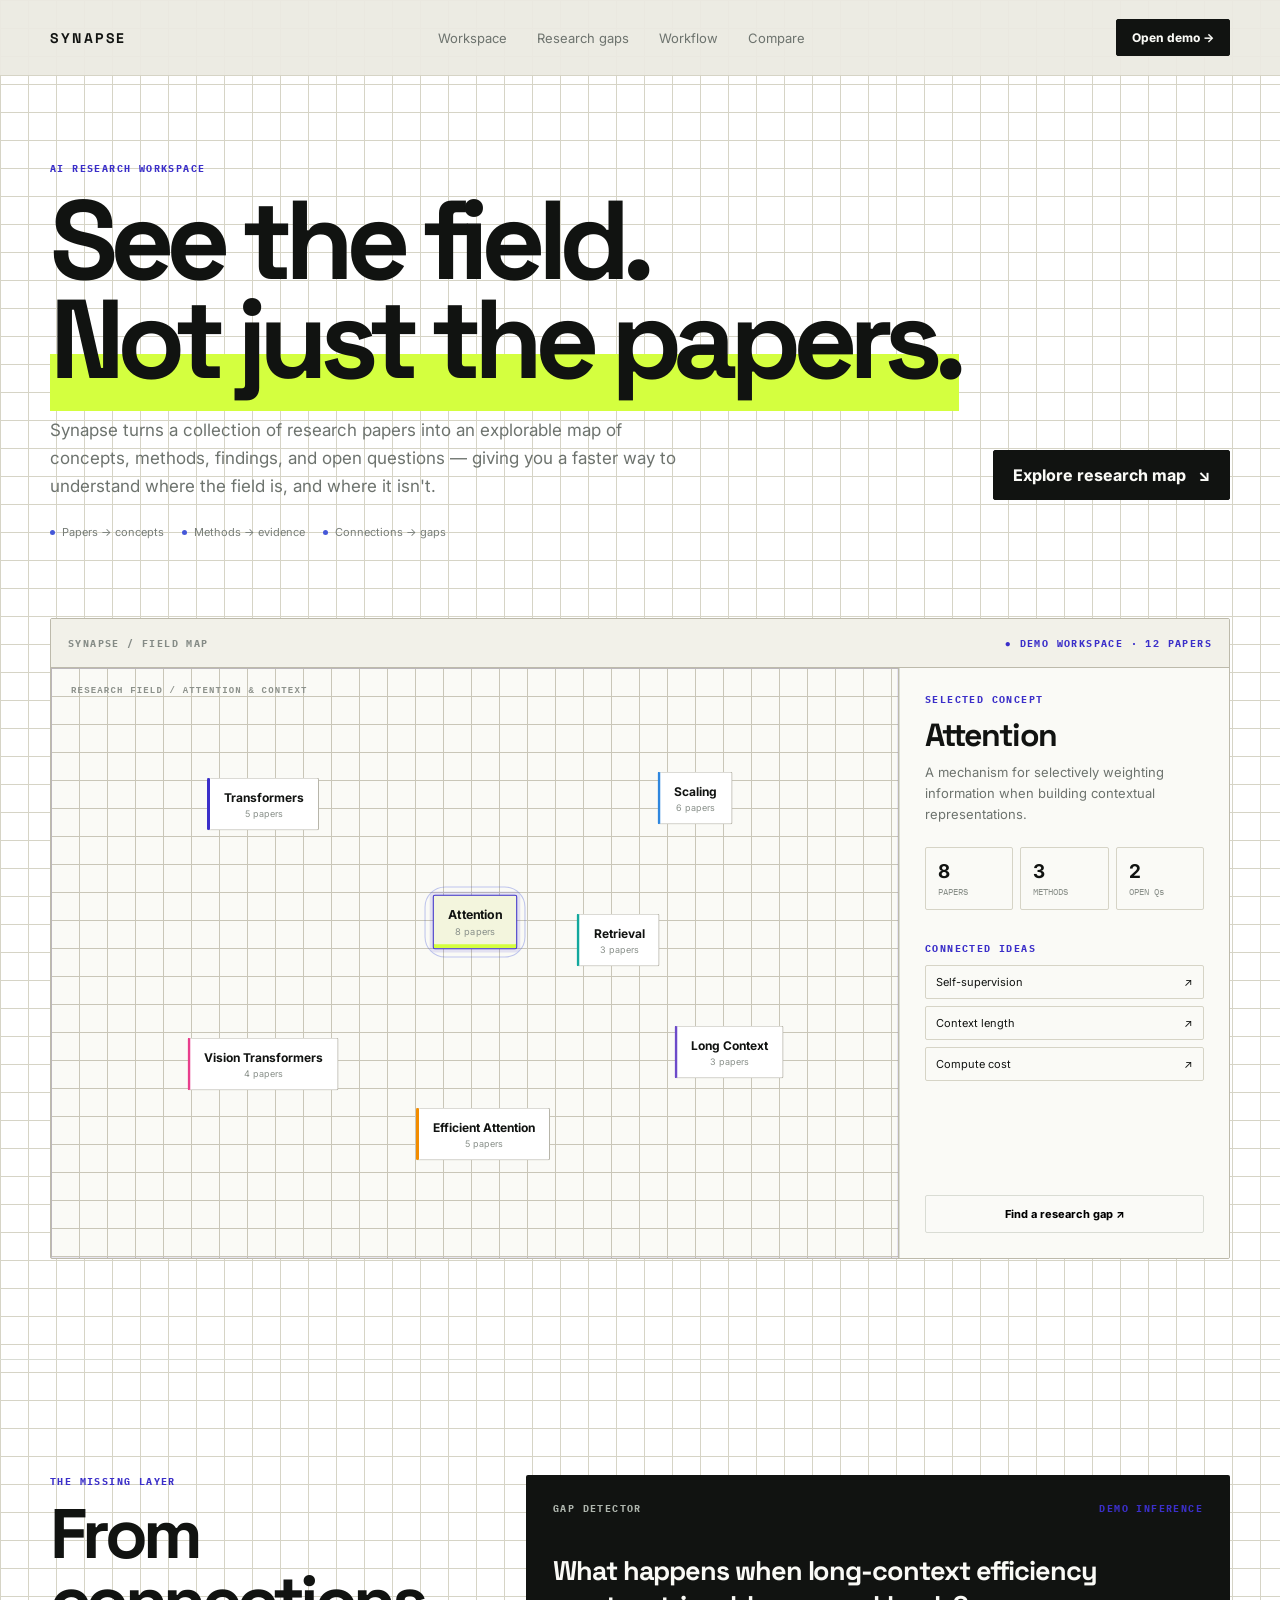
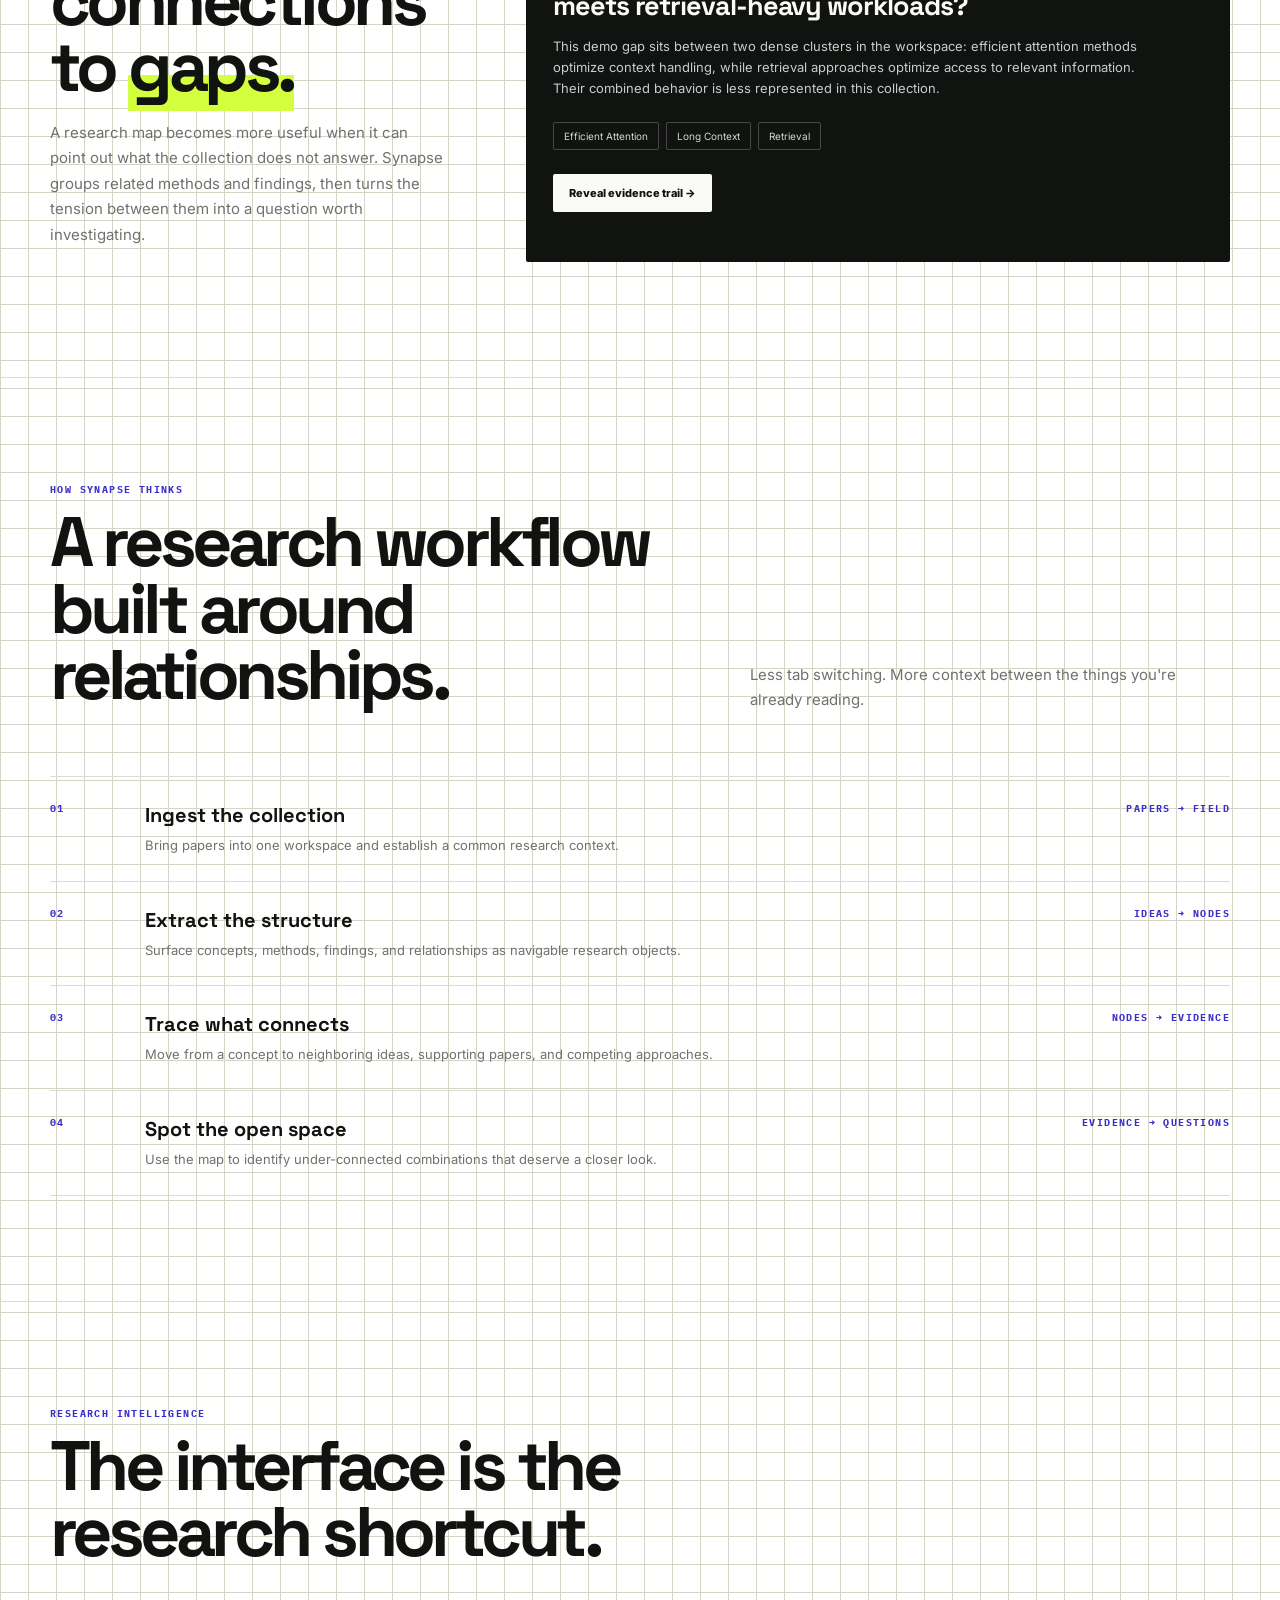
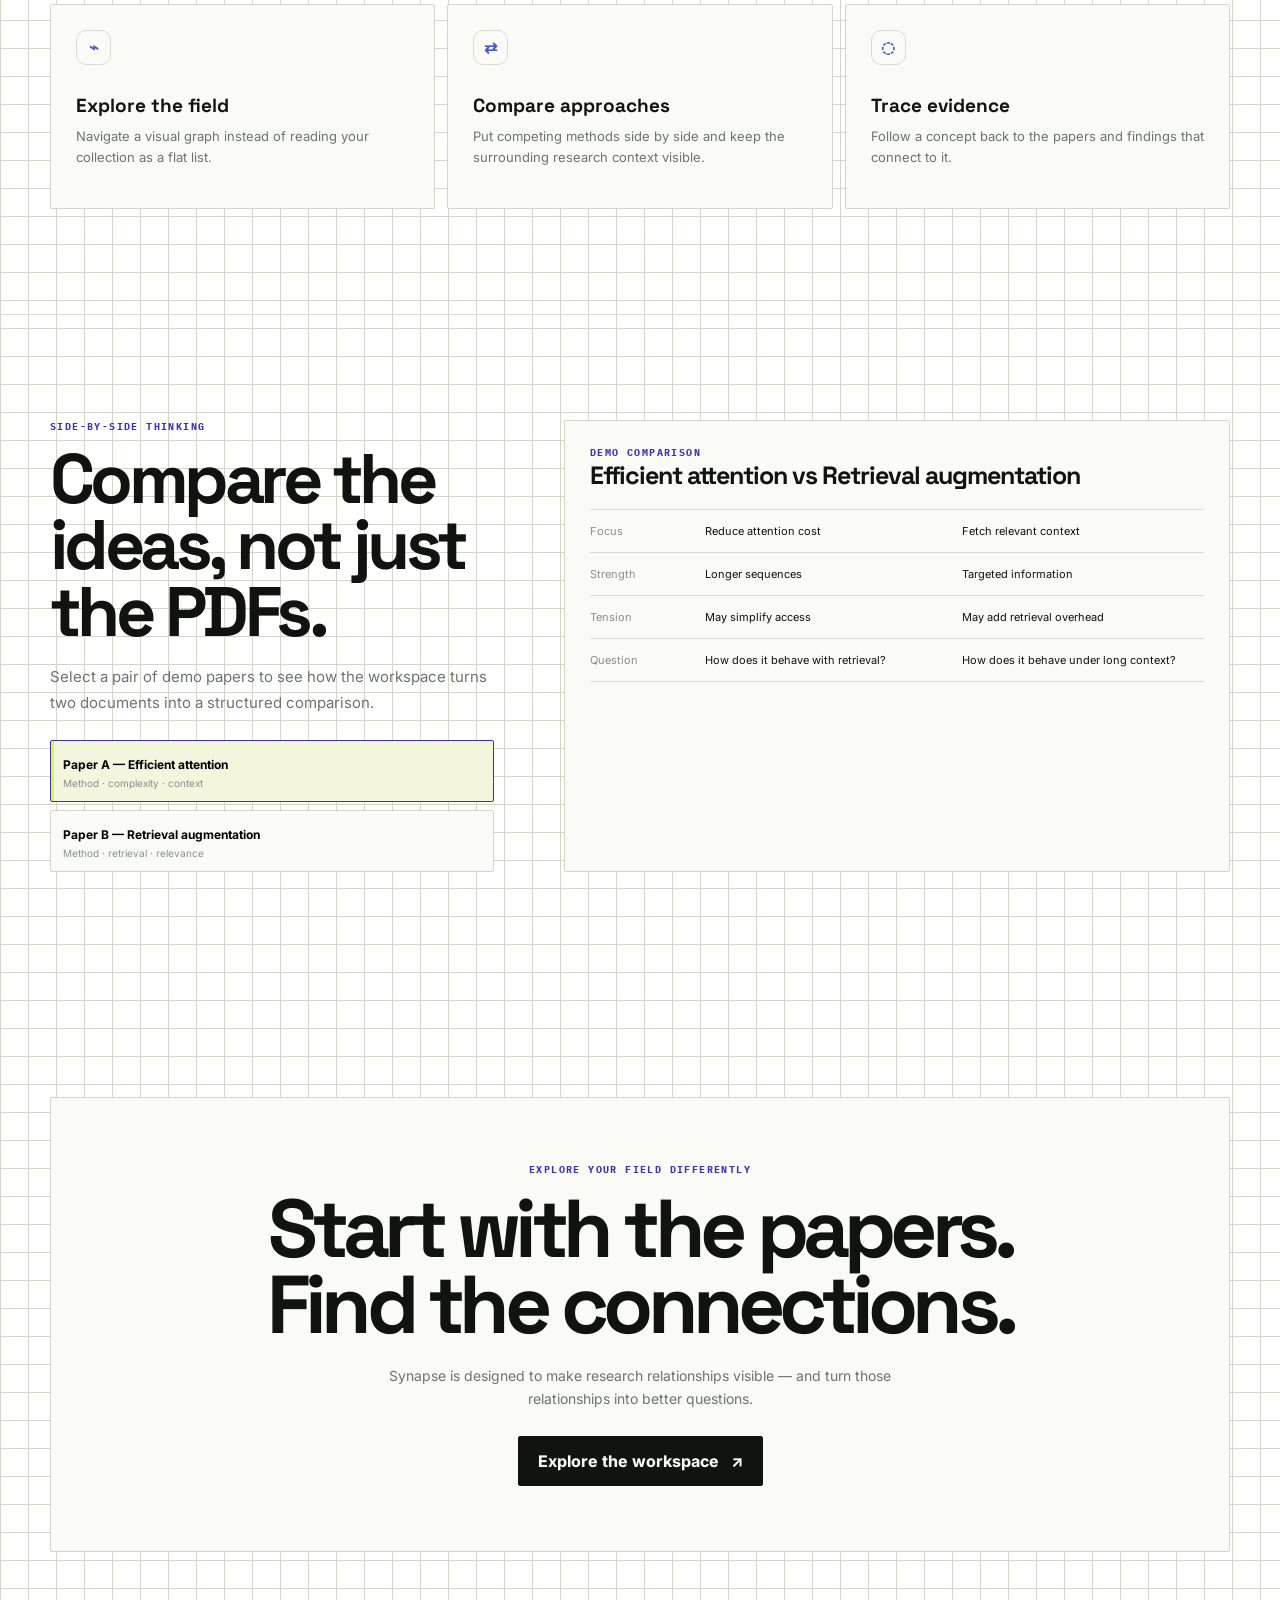
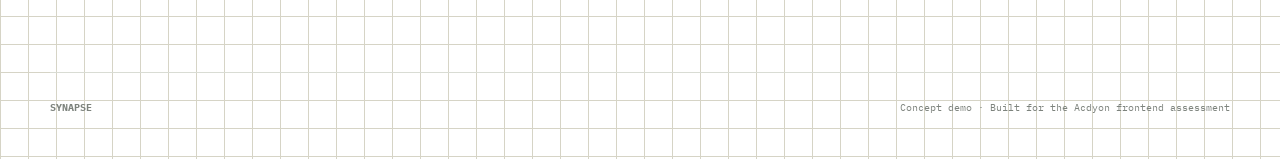
<file: index.html>
<!doctype html>
<html lang="en">
<head>
    <link rel="stylesheet" href="theme.css">
<meta charset="UTF-8"><meta name="viewport" content="width=device-width,initial-scale=1"><meta name="theme-color" content="#f4f4ef">
<title>Synapse — See how ideas connect.</title>
<meta name="description" content="Synapse turns research collections into explorable maps and helps surface open research gaps.">
<style>
:root{--bg:#f4f4ef;--paper:#fff;--ink:#111311;--muted:#6d736e;--line:#d9dcd4;--soft:#eceee8;--accent:#4558d8;--accent2:#e4e7ff;--green:#18745b;--shadow:0 28px 80px #10141012}*{box-sizing:border-box}html{scroll-behavior:smooth}body{margin:0;background:var(--bg);color:var(--ink);font-family:Inter,ui-sans-serif,system-ui,-apple-system,BlinkMacSystemFont,"Segoe UI",sans-serif}button,a{font:inherit}button{cursor:pointer}a{text-decoration:none;color:inherit}.wrap{width:min(1180px,calc(100% - 44px));margin:auto}.mono{font:700 10px ui-monospace,SFMono-Regular,Menlo,monospace;letter-spacing:.14em;text-transform:uppercase}.nav{height:76px;border-bottom:1px solid var(--line);display:flex;align-items:center;justify-content:space-between}.brand{font-weight:850;letter-spacing:.18em;font-size:14px}.navlinks{display:flex;gap:30px;color:var(--muted);font-size:13px}.navlinks a:hover{color:var(--ink)}.navbtn{border:1px solid var(--ink);background:transparent;border-radius:999px;padding:10px 15px;font-size:12px;font-weight:750}.hero{padding:86px 0 54px}.eyebrow{color:var(--accent)}.hero h1{font-size:clamp(58px,8.8vw,112px);line-height:.88;letter-spacing:-.075em;max-width:980px;margin:17px 0 27px}.hero h1 em{font-style:normal;color:var(--accent)}.hero-copy{display:flex;align-items:end;justify-content:space-between;gap:30px}.hero-copy p{max-width:650px;margin:0;color:var(--muted);font-size:17px;line-height:1.65}.cta{border:0;background:var(--ink);color:#fff;border-radius:999px;padding:14px 19px;font-weight:750;white-space:nowrap}.cta span{margin-left:8px}.signal{display:flex;gap:18px;flex-wrap:wrap;margin-top:25px;color:#777d78;font-size:11px}.signal i{width:5px;height:5px;border-radius:50%;background:var(--accent);display:inline-block;margin:0 7px 1px 0}.stage{padding:25px 0 100px}.window{background:var(--paper);border:1px solid var(--line);border-radius:24px;box-shadow:var(--shadow);overflow:hidden}.windowbar{height:49px;border-bottom:1px solid var(--line);display:flex;align-items:center;justify-content:space-between;padding:0 17px;color:#858b86}.windowbar .live{color:var(--green)}.windowbody{display:grid;grid-template-columns:minmax(0,1fr) 330px;min-height:590px}.graph{position:relative;min-height:590px;overflow:hidden;background-image:linear-gradient(#11131108 1px,transparent 1px),linear-gradient(90deg,#11131108 1px,transparent 1px);background-size:38px 38px}.graph:before{content:"RESEARCH FIELD / ATTENTION & CONTEXT";position:absolute;top:18px;left:20px;color:#8c918b;font:700 9px ui-monospace,SFMono-Regular,Menlo,monospace;letter-spacing:.13em}.edge{position:absolute;height:1px;background:#c9cec8;transform-origin:0 50%;transition:.35s}.edge.hot{background:var(--accent);height:2px}.node{position:absolute;transform:translate(-50%,-50%);background:#fff;border:1px solid #cdd1cb;border-radius:15px;padding:11px 14px;box-shadow:0 9px 24px #1014100d;transition:.28s;z-index:2}.node b{display:block;font-size:12px}.node small{display:block;color:#89908a;font-size:9px;margin-top:3px}.node:hover,.node.active{border-color:var(--accent);box-shadow:0 0 0 5px var(--accent2),0 12px 30px #10141016;transform:translate(-50%,-50%) scale(1.03)}.node.active:after{content:"";position:absolute;inset:-9px;border:1px solid #4558d855;border-radius:20px;animation:pulse 2.4s infinite}@keyframes pulse{0%,100%{opacity:.3;transform:scale(.96)}50%{opacity:0;transform:scale(1.06)}}.a{left:50%;top:43%}.b{left:25%;top:23%}.c{left:25%;top:67%}.d{left:76%;top:22%}.e{left:80%;top:65%}.f{left:51%;top:79%}.g{left:67%;top:46%}.side{border-left:1px solid var(--line);padding:25px;display:flex;flex-direction:column}.label{color:#8a908a}.side h2{font-size:32px;letter-spacing:-.05em;margin:9px 0 7px}.side p{font-size:13px;line-height:1.6;color:var(--muted);margin:0}.stats{display:grid;grid-template-columns:1fr 1fr 1fr;gap:7px;margin:22px 0}.stat{border:1px solid var(--line);border-radius:12px;padding:12px}.stat b{font-size:19px}.stat small{display:block;color:#8a908a;font-size:9px;margin-top:3px}.side-title{margin-top:10px}.chips{display:grid;gap:7px;margin-top:10px}.chip{border:1px solid var(--line);border-radius:10px;padding:9px 10px;font-size:11px;display:flex;justify-content:space-between}.side-actions{margin-top:auto;padding-top:20px}.ghost{width:100%;border:1px solid var(--line);background:#fafaf7;border-radius:11px;padding:11px;font-size:11px;font-weight:750}.gap-section{padding:115px 0;border-top:1px solid var(--line)}.gap-grid{display:grid;grid-template-columns:.72fr 1.28fr;gap:80px}.section-title{font-size:clamp(40px,5.6vw,70px);line-height:.95;letter-spacing:-.065em;margin:13px 0 19px}.copy{color:var(--muted);font-size:15px;line-height:1.7;max-width:500px}.gap-card{background:#151816;color:#fff;border-radius:22px;padding:27px;min-height:360px;position:relative;overflow:hidden}.gap-card:after{content:"";position:absolute;width:260px;height:260px;border:1px solid #fff10;border-radius:50%;right:-100px;bottom:-120px}.gap-top{display:flex;justify-content:space-between;align-items:center;color:#aeb5ad}.gap-top .demo{color:#8ea1ff}.gap-card h3{font-size:27px;letter-spacing:-.04em;max-width:620px;margin:38px 0 12px}.gap-card p{color:#b7bdb7;line-height:1.6;font-size:13px;max-width:600px}.evidence{display:flex;gap:7px;flex-wrap:wrap;margin-top:23px}.evidence span{border:1px solid #ffffff20;background:#ffffff09;border-radius:999px;padding:7px 10px;font-size:10px;color:#d4d8d2}.gap-btn{margin-top:24px;border:1px solid #ffffff30;background:#fff;color:#111;border-radius:999px;padding:11px 15px;font-size:11px;font-weight:800}.gap-result{display:none;border-top:1px solid #ffffff20;margin-top:22px;padding-top:18px}.gap-result.show{display:block}.gap-result strong{color:#9ba9ff}.workflow{padding:105px 0;border-top:1px solid var(--line)}.workflow-head{display:flex;justify-content:space-between;align-items:end;gap:30px}.workflow-head h2{max-width:760px}.steps{margin-top:48px;border-top:1px solid var(--line)}.step{display:grid;grid-template-columns:70px 1fr 160px;gap:25px;padding:25px 0;border-bottom:1px solid var(--line);align-items:start}.step-num{color:var(--accent)}.step h3{margin:0 0 7px;font-size:20px}.step p{margin:0;color:var(--muted);font-size:13px;line-height:1.6;max-width:610px}.step-tag{justify-self:end;color:#858b85;font-size:10px;text-align:right}.cap{padding:105px 0;border-top:1px solid var(--line)}.capgrid{display:grid;grid-template-columns:repeat(3,1fr);gap:12px;margin-top:38px}.cap-card{background:#fff;border:1px solid var(--line);border-radius:18px;padding:25px;min-height:205px;transition:.25s}.cap-card:hover{transform:translateY(-4px);box-shadow:0 18px 40px #1014100c}.cap-icon{width:35px;height:35px;border:1px solid var(--line);border-radius:10px;display:grid;place-items:center;color:var(--accent);font-weight:850}.cap-card h3{margin:28px 0 8px;font-size:19px}.cap-card p{margin:0;color:var(--muted);font-size:13px;line-height:1.6}.compare{padding:105px 0;border-top:1px solid var(--line)}.comparegrid{display:grid;grid-template-columns:.8fr 1.2fr;gap:70px}.paper-picker{display:grid;gap:8px;margin-top:25px}.paper{border:1px solid var(--line);background:#fff;border-radius:12px;padding:12px;text-align:left}.paper.selected{border-color:var(--accent);box-shadow:0 0 0 3px var(--accent2)}.paper b{font-size:12px}.paper small{display:block;color:#8b918b;font-size:10px;margin-top:4px}.compare-panel{background:#fff;border:1px solid var(--line);border-radius:20px;padding:25px}.compare-panel h3{margin:0 0 18px;font-size:25px;letter-spacing:-.04em}.rows{border-top:1px solid var(--line)}.row{display:grid;grid-template-columns:100px 1fr 1fr;gap:15px;padding:14px 0;border-bottom:1px solid var(--line);font-size:11px}.row span:first-child{color:#8a908a}.final{padding:120px 0}.finalbox{border:1px solid var(--ink);border-radius:24px;padding:65px 25px;text-align:center;background:#fff}.finalbox h2{font-size:clamp(44px,6.5vw,82px);line-height:.92;letter-spacing:-.07em;max-width:850px;margin:15px auto 23px}.finalbox p{color:var(--muted);max-width:540px;margin:0 auto 26px;font-size:14px;line-height:1.6}.footer{border-top:1px solid var(--line);padding:28px 0 45px;display:flex;justify-content:space-between;color:#7d837d;font-size:10px}.toast{position:fixed;left:50%;bottom:22px;transform:translate(-50%,20px);opacity:0;background:#111;color:#fff;padding:11px 15px;border-radius:999px;font-size:11px;transition:.25s;z-index:20}.toast.show{opacity:1;transform:translate(-50%,0)}
@media(max-width:800px){.wrap{width:min(100% - 28px,1180px)}.nav{height:66px}.navlinks{display:none}.hero{padding:60px 0 35px}.hero h1{font-size:57px}.hero-copy{display:block}.hero-copy p{font-size:15px}.cta{margin-top:21px}.stage{padding-bottom:70px}.windowbody{grid-template-columns:1fr}.graph{min-height:450px}.side{border-left:0;border-top:1px solid var(--line)}.node{padding:8px 9px}.node b{font-size:9px}.node small{font-size:7px}.b{left:21%}.c{left:20%}.d{left:79%}.e{left:82%}.g{left:67%}.gap-section,.workflow,.cap,.compare{padding:75px 0}.gap-grid,.comparegrid{grid-template-columns:1fr;gap:35px}.workflow-head{display:block}.steps{margin-top:30px}.step{grid-template-columns:45px 1fr;gap:13px}.step-tag{display:none}.capgrid{grid-template-columns:1fr}.row{grid-template-columns:70px 1fr 1fr;font-size:10px}.final{padding:75px 0}.finalbox{padding:48px 18px}.footer{display:block}.footer span{display:block;margin-top:9px}}
</style>
</head>
<body>
<header class="wrap nav"><a class="brand" href="#top">SYNAPSE</a><nav class="navlinks"><a href="#workspace">Workspace</a><a href="#gap">Research gaps</a><a href="#how">Workflow</a><a href="#compare">Compare</a></nav><button class="navbtn" onclick="go('workspace')">Open demo →</button></header>
<main id="top">
<section class="wrap hero"><div class="mono eyebrow">AI research workspace</div><h1>See the field.<br><em>Not just the papers.</em></h1><div class="hero-copy"><p>Synapse turns a collection of research papers into an explorable map of concepts, methods, findings, and open questions — giving you a faster way to understand where the field is, and where it isn't.</p><button class="cta" onclick="go('workspace')">Explore research map <span>↘</span></button></div><div class="signal"><span><i></i>Papers → concepts</span><span><i></i>Methods → evidence</span><span><i></i>Connections → gaps</span></div></section>
<section class="wrap stage" id="workspace"><div class="window"><div class="windowbar mono"><span>SYNAPSE / FIELD MAP</span><span class="live">● DEMO WORKSPACE · 12 PAPERS</span></div><div class="windowbody"><div class="graph" id="graph"><i class="edge x1"></i><i class="edge x2"></i><i class="edge x3"></i><i class="edge x4"></i><i class="edge x5"></i><i class="edge x6"></i><button class="node a active" data-k="attention"><b>Attention</b><small>8 papers</small></button><button class="node b" data-k="transformers"><b>Transformers</b><small>5 papers</small></button><button class="node c" data-k="vision"><b>Vision Transformers</b><small>4 papers</small></button><button class="node d" data-k="scaling"><b>Scaling</b><small>6 papers</small></button><button class="node e" data-k="long"><b>Long Context</b><small>3 papers</small></button><button class="node f" data-k="efficient"><b>Efficient Attention</b><small>5 papers</small></button><button class="node g" data-k="retrieval"><b>Retrieval</b><small>3 papers</small></button></div><aside class="side"><div class="mono label">Selected concept</div><h2 id="stitle">Attention</h2><p id="sdesc">A mechanism for selectively weighting information when building contextual representations.</p><div class="stats"><div class="stat"><b id="sp">8</b><small>PAPERS</small></div><div class="stat"><b id="sm">3</b><small>METHODS</small></div><div class="stat"><b id="sq">2</b><small>OPEN Qs</small></div></div><div class="mono label side-title">Connected ideas</div><div class="chips" id="chips"><div class="chip">Self-supervision <span>↗</span></div><div class="chip">Context length <span>↗</span></div><div class="chip">Compute cost <span>↗</span></div></div><div class="side-actions"><button class="ghost" onclick="showGap()">Find a research gap ↗</button></div></aside></div></div></section>
<section class="gap-section" id="gap"><div class="wrap gap-grid"><div><div class="mono eyebrow">The missing layer</div><h2 class="section-title">From connections to <em style="color:var(--accent);font-style:normal">gaps.</em></h2><p class="copy">A research map becomes more useful when it can point out what the collection does not answer. Synapse groups related methods and findings, then turns the tension between them into a question worth investigating.</p></div><div class="gap-card"><div class="gap-top mono"><span>GAP DETECTOR</span><span class="demo">DEMO INFERENCE</span></div><h3>What happens when long-context efficiency meets retrieval-heavy workloads?</h3><p>This demo gap sits between two dense clusters in the workspace: efficient attention methods optimize context handling, while retrieval approaches optimize access to relevant information. Their combined behavior is less represented in this collection.</p><div class="evidence"><span>Efficient Attention</span><span>Long Context</span><span>Retrieval</span></div><button class="gap-btn" onclick="showGap()">Reveal evidence trail →</button><div class="gap-result" id="gapResult"><strong>Evidence trail</strong><p>3 connected concepts → 5 methods → 7 demo papers. The interface surfaces this as an investigation lead, not a claim of scientific novelty.</p></div></div></div></section>
<section class="workflow" id="how"><div class="wrap"><div class="workflow-head"><div><div class="mono eyebrow">How Synapse thinks</div><h2 class="section-title">A research workflow built around relationships.</h2></div><p class="copy">Less tab switching. More context between the things you're already reading.</p></div><div class="steps"><div class="step"><div class="mono step-num">01</div><div><h3>Ingest the collection</h3><p>Bring papers into one workspace and establish a common research context.</p></div><div class="mono step-tag">PAPERS → FIELD</div></div><div class="step"><div class="mono step-num">02</div><div><h3>Extract the structure</h3><p>Surface concepts, methods, findings, and relationships as navigable research objects.</p></div><div class="mono step-tag">IDEAS → NODES</div></div><div class="step"><div class="mono step-num">03</div><div><h3>Trace what connects</h3><p>Move from a concept to neighboring ideas, supporting papers, and competing approaches.</p></div><div class="mono step-tag">NODES → EVIDENCE</div></div><div class="step"><div class="mono step-num">04</div><div><h3>Spot the open space</h3><p>Use the map to identify under-connected combinations that deserve a closer look.</p></div><div class="mono step-tag">EVIDENCE → QUESTIONS</div></div></div></div></section>
<section class="cap" id="capabilities"><div class="wrap"><div class="mono eyebrow">Research intelligence</div><h2 class="section-title" style="max-width:760px">The interface is the research shortcut.</h2><div class="capgrid"><article class="cap-card"><div class="cap-icon">⌁</div><h3>Explore the field</h3><p>Navigate a visual graph instead of reading your collection as a flat list.</p></article><article class="cap-card"><div class="cap-icon">⇄</div><h3>Compare approaches</h3><p>Put competing methods side by side and keep the surrounding research context visible.</p></article><article class="cap-card"><div class="cap-icon">◌</div><h3>Trace evidence</h3><p>Follow a concept back to the papers and findings that connect to it.</p></article></div></div></section>
<section class="compare" id="compare"><div class="wrap comparegrid"><div><div class="mono eyebrow">Side-by-side thinking</div><h2 class="section-title">Compare the ideas, not just the PDFs.</h2><p class="copy">Select a pair of demo papers to see how the workspace turns two documents into a structured comparison.</p><div class="paper-picker"><button class="paper selected" data-paper="a"><b>Paper A — Efficient attention</b><small>Method · complexity · context</small></button><button class="paper" data-paper="b"><b>Paper B — Retrieval augmentation</b><small>Method · retrieval · relevance</small></button></div></div><div class="compare-panel"><div class="mono label">DEMO COMPARISON</div><h3 id="compareTitle">Efficient attention vs Retrieval augmentation</h3><div class="rows"><div class="row"><span>Focus</span><span>Reduce attention cost</span><span>Fetch relevant context</span></div><div class="row"><span>Strength</span><span>Longer sequences</span><span>Targeted information</span></div><div class="row"><span>Tension</span><span>May simplify access</span><span>May add retrieval overhead</span></div><div class="row"><span>Question</span><span>How does it behave with retrieval?</span><span>How does it behave under long context?</span></div></div></div></div></section>
<section class="wrap final"><div class="finalbox"><div class="mono eyebrow">Explore your field differently</div><h2>Start with the papers.<br>Find the connections.</h2><p>Synapse is designed to make research relationships visible — and turn those relationships into better questions.</p><button class="cta" onclick="go('workspace')">Explore the workspace <span>↗</span></button></div></section>
</main>
<footer class="wrap footer"><strong>SYNAPSE</strong><span>Concept demo · Built for the Acdyon frontend assessment</span></footer><div class="toast" id="toast">Workspace opened.</div>
<script>
const info={attention:['Attention','A mechanism for selectively weighting information when building contextual representations.',8,3,2,['Self-supervision','Context length','Compute cost']],transformers:['Transformers','An architecture built around attention that enables highly parallel sequence modeling.',5,4,1,['Attention','Scaling','Pretraining']],vision:['Vision Transformers','Transformer-based visual representations that treat image regions as a sequence of tokens.',4,3,2,['Patch embeddings','Attention','Image classification']],scaling:['Scaling','The relationship between model size, data, compute, and capability as systems grow.',6,2,1,['Compute','Data quality','Emergent behavior']],long:['Long Context','Methods for extending useful context windows while managing memory and computational cost.',3,4,2,['Attention cost','Retrieval','Position encoding']],efficient:['Efficient Attention','Approaches that reduce the computational or memory cost of attention for larger sequences.',5,6,2,['Sparse attention','Linear attention','Long context']],retrieval:['Retrieval','Methods that bring relevant external information into a model at inference time.',3,3,1,['Relevance','Long context','Memory'] ]};
const nodes=[...document.querySelectorAll('.node')];nodes.forEach(n=>n.onclick=()=>{nodes.forEach(x=>x.classList.remove('active'));n.classList.add('active');const d=info[n.dataset.k];stitle.textContent=d[0];sdesc.textContent=d[1];sp.textContent=d[2];sm.textContent=d[3];sq.textContent=d[4];chips.innerHTML=d[5].map(x=>`<div class="chip">${x}<span>↗</span></div>`).join('');document.querySelectorAll('.edge').forEach(x=>x.classList.remove('hot'));if(n.dataset.k==='efficient'||n.dataset.k==='long'||n.dataset.k==='retrieval')document.querySelectorAll('.edge').forEach(x=>x.classList.add('hot'));});
function go(id){document.getElementById(id).scrollIntoView({behavior:'smooth',block:'center'});toast.textContent='Workspace opened.';toast.classList.add('show');setTimeout(()=>toast.classList.remove('show'),1600)}
function showGap(){gapResult.classList.add('show');toast.textContent='Evidence trail revealed.';toast.classList.add('show');setTimeout(()=>toast.classList.remove('show'),1800)}
document.querySelectorAll('.paper').forEach(p=>p.onclick=()=>{document.querySelectorAll('.paper').forEach(x=>x.classList.remove('selected'));p.classList.add('selected');compareTitle.textContent=p.dataset.paper==='a'?'Efficient attention vs Retrieval augmentation':'Retrieval augmentation vs Efficient attention';});
</script>
</body></html>
</file>
<file: theme.css>
@import url('https://fonts.googleapis.com/css2?family=Space+Grotesk:wght@400;500;600;700&family=Inter:wght@400;500;600&family=IBM+Plex+Mono:wght@400;500&display=swap');
:root{--paper:#EBEAE2;--paper-line:#D6D4C6;--ink:#14161C;--graphite:#5B5D64;--highlighter:#D4FF3F;--highlighter-ink:#1F2400;--indigo:#3B2FC9;--white:#FAFAF6;--bg:var(--paper);--muted:var(--graphite);--line:var(--paper-line);--accent:var(--indigo);--accent2:#EEF0D1;--green:var(--indigo);--shadow:none}*{box-sizing:border-box}html{scroll-behavior:smooth;max-width:100%;overflow-x:hidden}body{margin:0;max-width:100%;overflow-x:hidden;background-color:var(--paper)!important;background-image:linear-gradient(var(--paper-line) 1px,transparent 1px),linear-gradient(90deg,var(--paper-line) 1px,transparent 1px)!important;background-size:28px 28px!important;color:var(--ink)!important;font-family:'Inter',sans-serif!important}::selection{background:var(--highlighter);color:var(--highlighter-ink)}h1,h2,h3,.brand,.title,.section-title,.finalbox h2,.side h2,.gap-card h3,.compare-panel h3,.cap-card h3,.step h3{font-family:'Space Grotesk',sans-serif!important}button,a{font-family:'Inter',sans-serif}.mono,.bar,.live,.eyebrow,.label,.stat small,.year span,.feature span,.tag,.compare-meta span,.toast,.footer{font-family:'IBM Plex Mono',monospace!important}.window,.gap-card,.dark,.cap-card,.compare-panel,.finalbox,.feature,.paper,.stat,.chip,.node,.navbtn,.cta,.ghost,.gap-btn,.tag,.compare-meta span,.timeline,.year{border-radius:2px!important;box-shadow:none!important}.nav{background:rgba(235,234,226,.94)!important;border-color:var(--paper-line)!important}.navbtn,.cta{background:var(--ink)!important;color:var(--white)!important;border:1px solid var(--ink)!important;border-radius:2px!important;box-shadow:none!important}.navbtn:hover,.cta:hover{background:var(--highlighter)!important;color:var(--highlighter-ink)!important;border-color:var(--ink)!important}.navlinks a:hover{color:var(--indigo)!important}.eyebrow,.feature span,.live,.label,.step-num,.step-tag,.windowbar .live,.gap-top .demo{color:var(--indigo)!important}.hero h1 em,.title em,.section-title em,h1 em{font-style:normal!important;color:var(--ink)!important;background-image:linear-gradient(transparent 60%,var(--highlighter) 60%,var(--highlighter) 100%)!important;background-repeat:no-repeat!important;background-size:100% 100%!important}.window,.cap-card,.compare-panel,.finalbox,.feature,.paper,.stat,.chip,.node{background:var(--white)!important;border-color:var(--paper-line)!important}.graph{background-color:var(--white)!important;background-image:linear-gradient(var(--paper-line) 1px,transparent 1px),linear-gradient(90deg,var(--paper-line) 1px,transparent 1px)!important;background-size:28px 28px!important;overflow:hidden!important}.node:hover,.node.active{border-color:var(--indigo)!important;box-shadow:inset 0 -3px var(--highlighter)!important}.node.active{background:#F3F5DD!important}.paper.selected,.year.active,.feature:hover,.paper:hover,.chip:hover{border-color:var(--indigo)!important}.paper.selected{box-shadow:inset 3px 0 var(--highlighter)!important;background:#F3F5DD!important}.year.active{box-shadow:inset 0 -3px var(--highlighter)!important}.gap-card,.dark{background:var(--ink)!important;color:var(--white)!important}.gap-card p,.dark p{color:#C9CBD0!important}.gap-card .evidence span,.tag{border-color:rgba(255,255,255,.22)!important;background:transparent!important;border-radius:2px!important}.gap-btn,.ghost{border-radius:2px!important;box-shadow:none!important}.gap-btn{background:var(--white)!important;color:var(--ink)!important}.node{max-width:34%;white-space:normal}.graph,.window,.gap-card,.compare-panel,.finalbox{max-width:100%}@media(max-width:800px){html,body{width:100%;max-width:100%;overflow-x:hidden!important}.wrap{width:min(100% - 28px,1180px);max-width:100%}.graph{min-height:430px;width:100%}.node{max-width:30%;padding:8px 9px!important}.node b{font-size:9px!important}.node small{font-size:7px!important}.a,.n1{left:50%;top:38%}.b,.n2{left:21%;top:22%}.c,.n3{left:20%;top:67%}.d,.n4{left:76%;top:22%}.e,.n5{left:79%;top:64%}.f,.n6{left:50%;top:80%}.g,.n7{left:68%;top:45%}.hero h1{max-width:100%}.row{min-width:0}}

/* Full-width navigation bar; content stays aligned to the main 1180px grid. */
.nav{width:100%!important;max-width:none!important;margin-left:0!important;margin-right:0!important;padding-left:max(22px,calc((100% - 1180px)/2))!important;padding-right:max(22px,calc((100% - 1180px)/2))!important}
@media(max-width:800px){.nav{padding-left:14px!important;padding-right:14px!important}}

/* Field-map emphasis: separate the interactive research canvas from the page grid. */
.window{border:1px solid #BDBAAB!important;background:var(--white)!important;overflow:hidden!important}
.windowbar{background:#F2F1E9!important;border-bottom:1px solid #BDBAAB!important}
.graph{background-color:#FAFAF6!important;background-image:linear-gradient(#C9C6B8 1px,transparent 1px),linear-gradient(90deg,#C9C6B8 1px,transparent 1px)!important;background-size:28px 28px!important;border-right:1px solid #BDBAAB!important}
.graph:after{content:"";position:absolute;inset:0;pointer-events:none;border:1px solid rgba(59,47,201,.10);z-index:1}
.edge{background:#77786F!important;opacity:.8!important}
.edge.hot{background:var(--indigo)!important;opacity:1!important}
.node{background:#FFFFFF!important;border:1px solid #B7B5AA!important;color:var(--ink)!important;z-index:3!important}
.node:hover{border-color:var(--indigo)!important;box-shadow:0 0 0 2px rgba(59,47,201,.12),inset 0 -3px var(--highlighter)!important}
.node.active{background:#F3F5DD!important;border:1.5px solid var(--indigo)!important;box-shadow:0 0 0 3px rgba(59,47,201,.12),inset 0 -4px var(--highlighter)!important}
.node.b{border-left:3px solid #3B2FC9!important}.node.c{border-left:3px solid #E83E8C!important}.node.d{border-left:3px solid #2E86DE!important}.node.e{border-left:3px solid #6C4AC9!important}.node.f{border-left:3px solid #F28C00!important}.node.g{border-left:3px solid #12A89D!important}
.side{background:#FAFAF6!important}
</file>
